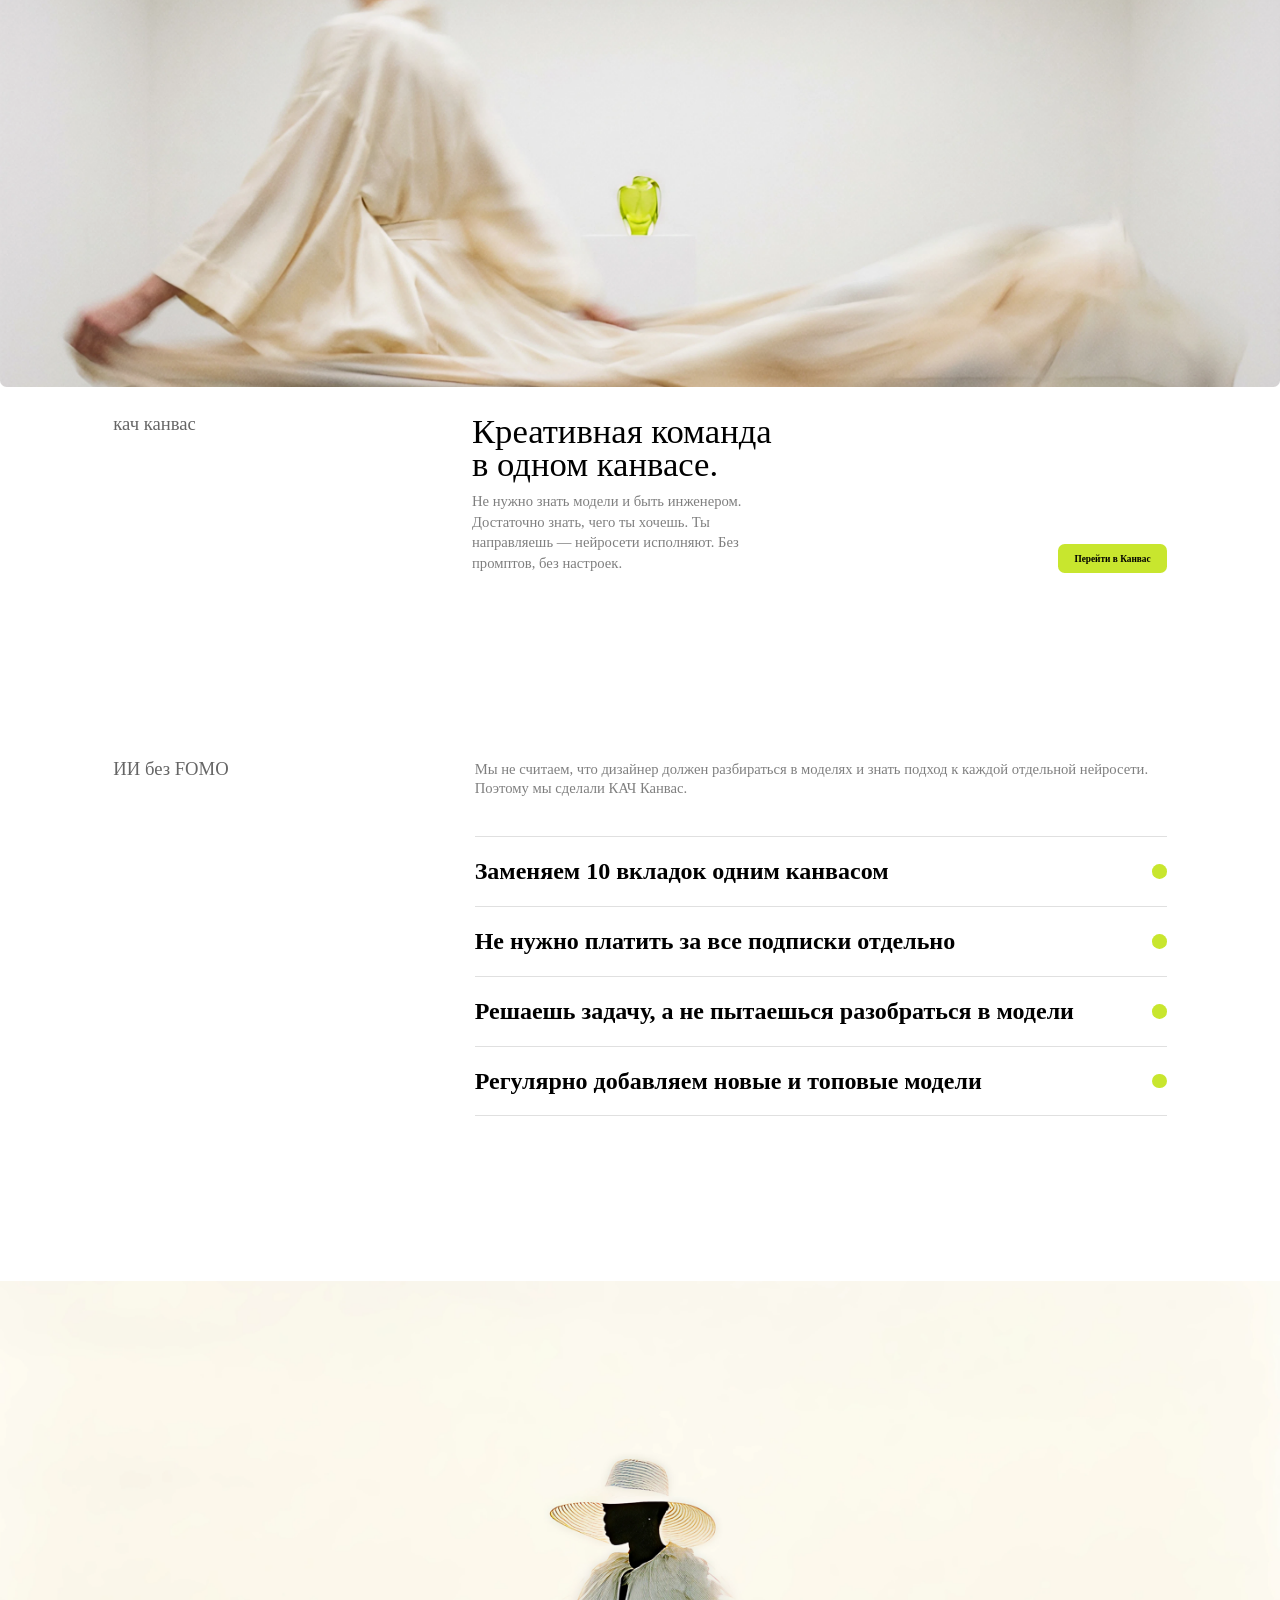
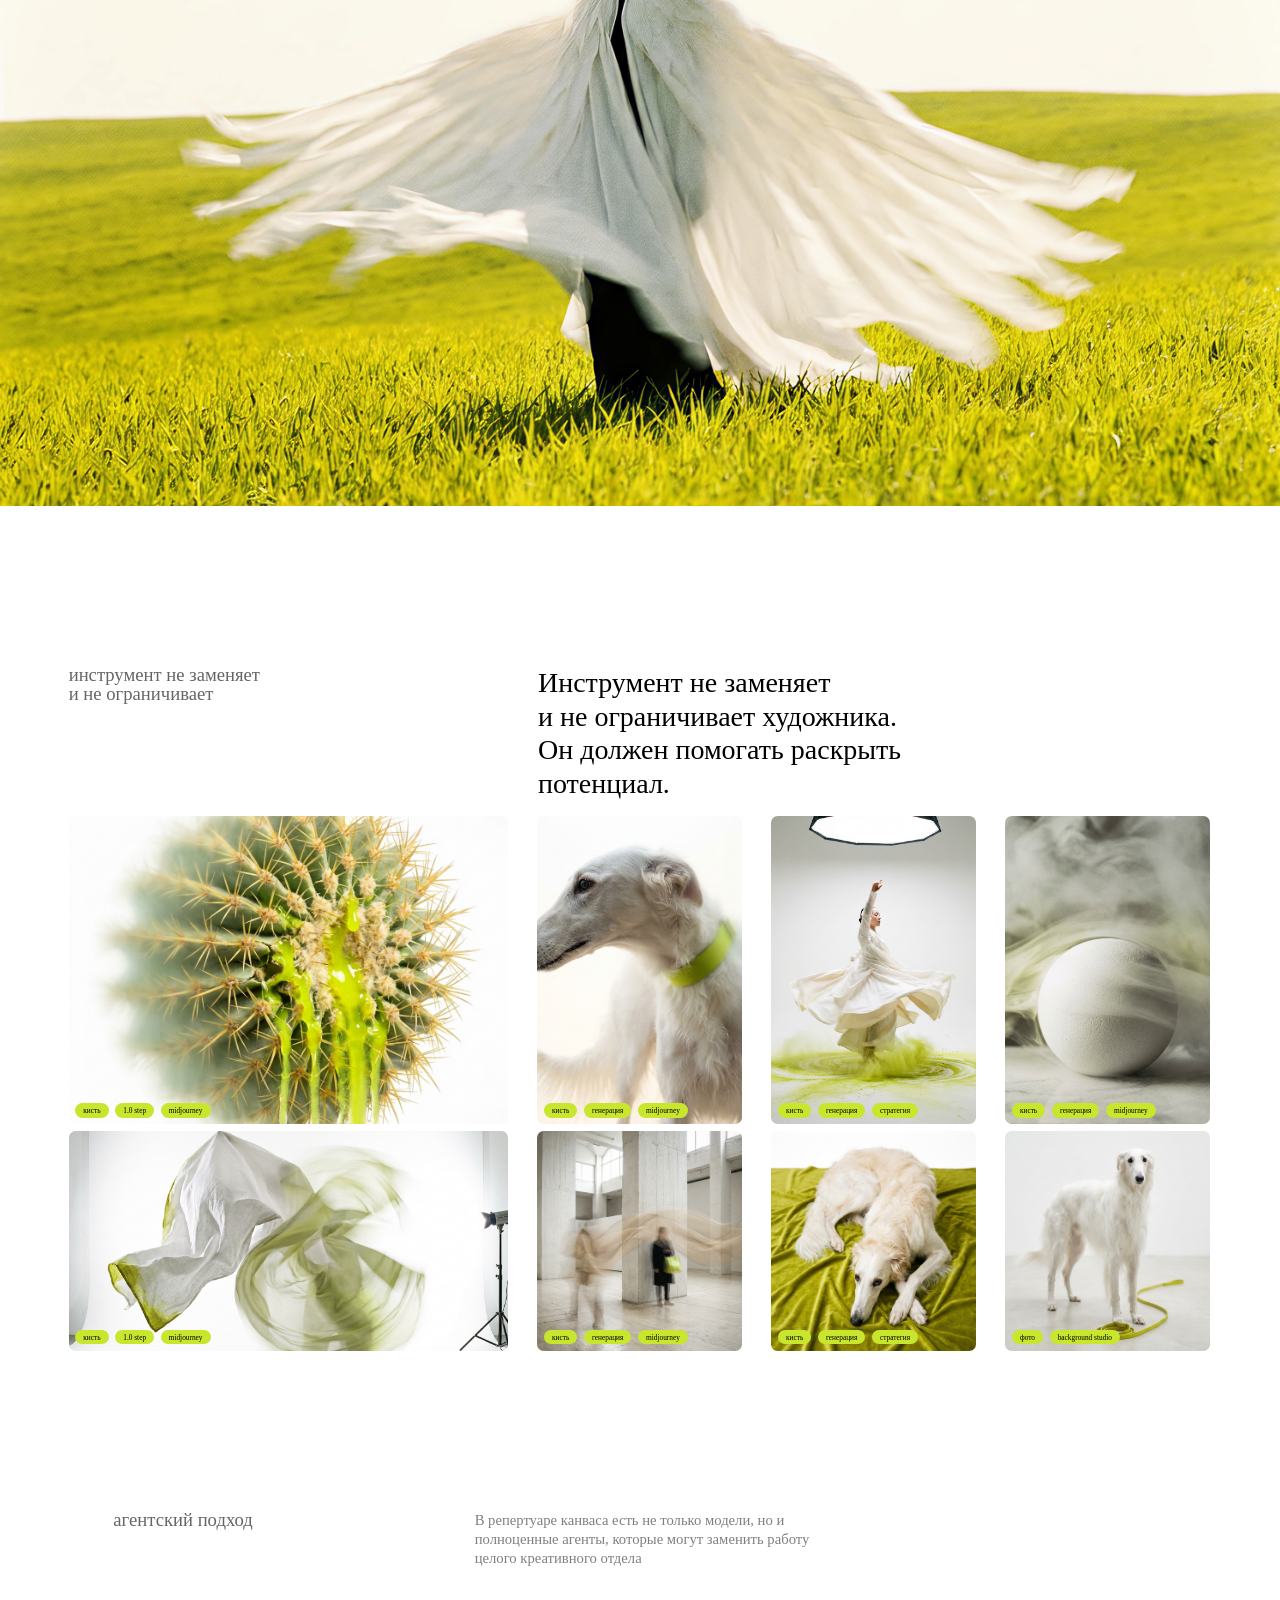
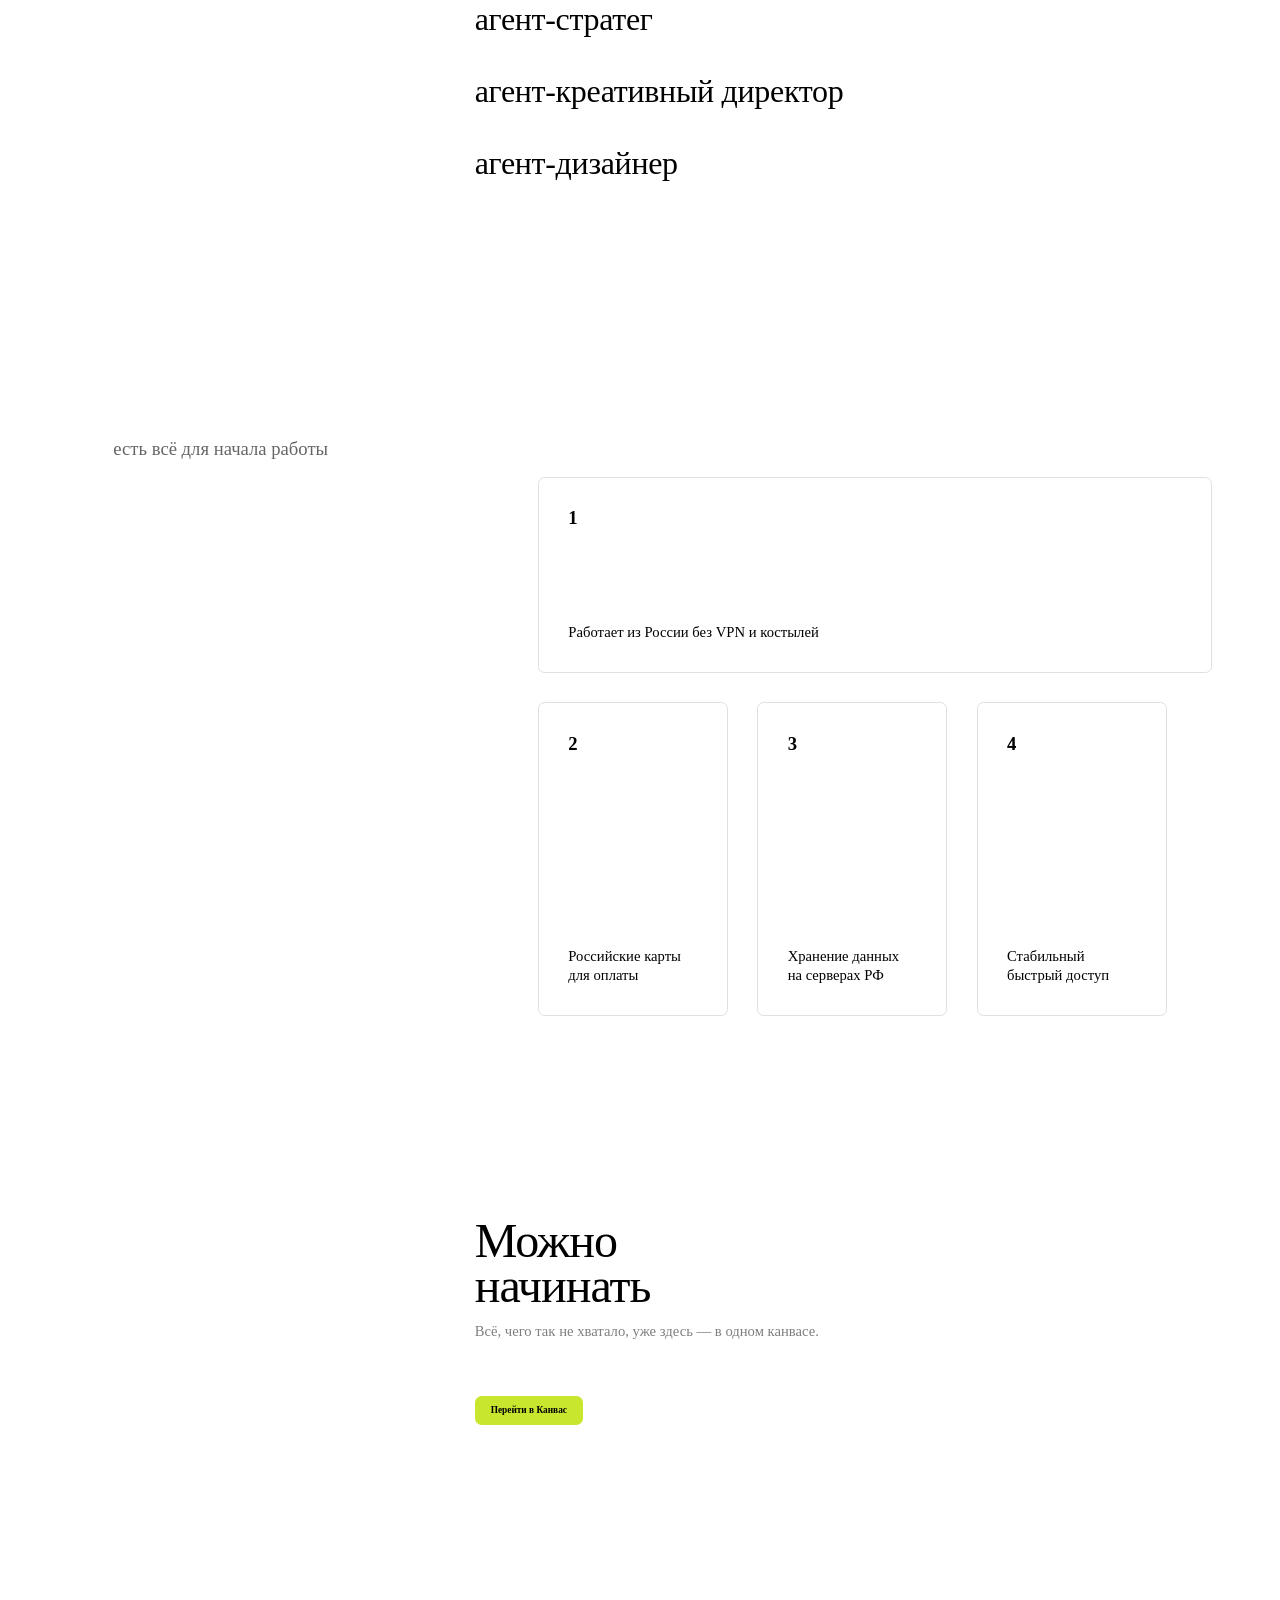
<file: kach-canvas/index.html>
<!DOCTYPE html>
<html lang="ru">
<head>
<meta charset="UTF-8">
<meta name="viewport" content="width=1920">
<title>КАЧ Канвас</title>
<style>
  @font-face { font-family: 'Cygre'; src: local('Cygre'); font-weight: 400; }
  @font-face { font-family: 'Cygre'; src: local('Cygre Book'); font-weight: 350; }
  @font-face { font-family: 'Cygre'; src: local('Cygre Medium'); font-weight: 500; }
  @font-face { font-family: 'Cygre'; src: local('Cygre SemiBold'); font-weight: 600; }
  @font-face { font-family: 'Cygre'; src: local('Cygre Bold'); font-weight: 700; }

  * { margin: 0; padding: 0; box-sizing: border-box; }
  body { font-family: 'Cygre', Georgia, serif; color: #000; background: #fff; -webkit-font-smoothing: antialiased; width: 1920px; overflow-x: hidden; }
  a { text-decoration: none; color: inherit; }

  .page { width: 1920px; display: flex; flex-direction: column; gap: 240px; }

  /* ═══ STICKY NAV (glass) ═══ */
  .sticky-nav {
    position: fixed; top: 0; left: 0; right: 0;
    min-width: 1920px; z-index: 100;
    opacity: 0; pointer-events: none;
    transition: opacity 0.3s ease;
    background: rgba(255,255,255,0.7);
    backdrop-filter: blur(20px); -webkit-backdrop-filter: blur(20px);
  }
  .sticky-nav--visible { opacity: 1; pointer-events: auto; }
  .sticky-nav__inner { width: 1580px; margin: 0 auto; display: flex; align-items: center; padding: 16px 0; }
  .sticky-nav__logo { display: flex; align-items: center; gap: 16px; }
  .sticky-nav__name { font-weight: 600; font-size: 16px; white-space: nowrap; }
  .sticky-nav__sep { width: 1px; height: 28px; background: rgba(0,0,0,0.2); flex-shrink: 0; }
  .sticky-nav__desc { font-weight: 400; font-size: 11px; line-height: 1.3; opacity: 0.4; max-width: 220px; }
  .sticky-nav__links { display: flex; gap: 40px; margin: 0 auto; }
  .sticky-nav__links .nav-link { transition: opacity 0.3s ease; }
  .sticky-nav__links .nav-link--active { opacity: 1; border-bottom-color: #000; }
  .sticky-nav__cta { margin-left: auto; }

  /* ═══ HERO 1920×1127 ═══ */
  .hero { width: 1920px; height: 100vh; position: relative; }
  .hero-image { position: absolute; top: 0; left: 0; right: 0; bottom: 320px; background: url('img/hero.png') center/cover no-repeat; border-radius: 0 0 10px 10px; }
  /* «кач канвас» — 28px Medium, opacity 0.6 */
  .hero-bottom { position: absolute; bottom: 40px; left: 170px; right: 170px; display: flex; align-items: flex-start; }
  .hero-label { font-weight: 500; font-size: 28px; line-height: 100%; opacity: 0.6; width: 538px; flex-shrink: 0; }
  .hero-info { display: flex; flex-direction: column; gap: 16px; flex: 1; }
  .hero-title { font-weight: 400; font-size: 52px; line-height: 94%; }
  .hero-desc { width: 464px; font-weight: 350; font-size: 22px; line-height: 140%; opacity: 0.5; }
  .hero-btn { height: 44px; display: inline-flex; align-items: center; padding: 0 24px; background: #C8E62E; border-radius: 10px; font-weight: 600; font-size: 14px; margin-left: auto; align-self: flex-end; }

  /* Nav внутри hero */
  .nav { display: none; }
  .nav-logo { display: flex; align-items: center; gap: 16px; height: 70px; }
  .nav-logo__name { font-weight: 600; font-size: 16px; white-space: nowrap; }
  .nav-logo__sep { width: 1px; height: 28px; background: rgba(0,0,0,0.2); flex-shrink: 0; }
  .nav-logo__desc { font-weight: 400; font-size: 11px; line-height: 1.3; opacity: 0.4; max-width: 220px; }
  .nav-links { display: flex; gap: 100px; margin: 0 auto; }
  /* Nav links — 14px Regular, opacity 0.4 */
  .nav-link { font-size: 14px; font-weight: 400; opacity: 0.4; padding-bottom: 2px; border-bottom: 1px solid rgba(0,0,0,0.25); }
  .nav-cta { padding: 10px 24px; background: #C8E62E; border-radius: 10px; font-size: 14px; font-weight: 600; }

  /* ═══ PAINS (фичи) — 1920×542 ═══ */
  .pains { width: 1920px; min-height: 542px; padding: 0 170px; }
  .pains-header { display: flex; align-items: flex-start; margin-bottom: 57px; }
  /* Label — 28px Medium, opacity 0.6, width 311 */
  .pains-label { font-weight: 500; font-size: 28px; line-height: 100%; opacity: 0.6; width: 311px; flex-shrink: 0; }
  .pains-desc-area { flex: 1; display: flex; gap: 53px; padding-left: 231px; }
  /* Desc — 16px Regular, opacity 0.5 */
  .pains-desc { font-weight: 400; font-size: 22px; line-height: 130%; opacity: 0.5; flex: 1; }
  .pains-list { display: flex; flex-direction: column; padding-left: 542px; }
  /* Pain items — 36px SemiBold, height 85px each */
  .pain-item { display: flex; align-items: center; justify-content: space-between; height: 105px; border-top: 1px solid #e0e0e0; font-weight: 600; font-size: 36px; }
  .pain-item:last-child { border-bottom: 1px solid #e0e0e0; }
  /* Dots — 22×22 */
  .pain-dot { width: 22px; height: 22px; background: #C8E62E; border-radius: 50%; flex-shrink: 0; }

  /* ═══ SHOWCASE — 1920×1237 ═══ */
  .showcase { width: 1920px; height: 1237px; background: url('img/showcase.png') center/cover no-repeat; }

  /* ═══ GALLERY ═══ */
  .gallery { width: 1920px; padding: 0 103px; }
  .gallery-header { display: flex; align-items: flex-start; margin-bottom: 24px; }
  .gallery-label { font-weight: 500; font-size: 28px; line-height: 100%; opacity: 0.6; width: 704px; flex-shrink: 0; }
  .gallery-quote { font-weight: 400; font-size: 42px; line-height: 120%; max-width: 687px; }
  .gallery-grid { display: grid; grid-template-columns: 659px 307px 307px 307px; grid-template-rows: 462px 330px; gap: 10px 44px; }
  .gallery-card { position: relative; border-radius: 10px; overflow: hidden; }
  .gallery-card img { width: 100%; height: 100%; object-fit: cover; display: block; }
  .gallery-card--big { grid-row: 1 / 2; grid-column: 1 / 2; }
  .gallery-card--r1 { grid-row: 1 / 2; }
  .gallery-card--r2 { grid-row: 2 / 3; }
  .gallery-card--big2 { grid-row: 2 / 3; grid-column: 1 / 2; height: 330px; }
  .gallery-tags { display: flex; gap: 10px; position: absolute; bottom: 10px; left: 10px; }
  .gallery-tag { background: #C8E62E; border-radius: 20px; padding: 4px 12px; font-size: 11px; font-weight: 500; color: #000; }

  /* ═══ AGENTS — 1920×416 ═══ */
  .agents { width: 1920px; min-height: 416px; padding: 0 170px; padding-bottom: 120px; }
  .agents-header { display: flex; align-items: flex-start; margin-bottom: 23px; }
  /* Label — 28px Medium, opacity 0.6, width 542 */
  .agents-label { font-weight: 500; font-size: 28px; line-height: 100%; opacity: 0.6; width: 542px; flex-shrink: 0; }
  /* Desc — 16px Regular, opacity 0.5 */
  .agents-desc { font-weight: 400; font-size: 22px; line-height: 130%; opacity: 0.5; max-width: 542px; margin-left: 0; }
  .agents-list { display: flex; flex-direction: column; padding-left: 542px; }
  .agent-row { position: relative; height: 108px; display: flex; align-items: center; cursor: pointer; }
  .agent-row-bg { position: absolute; top: 0; bottom: 0; left: calc(-542px - 170px); width: 1920px; background: #f0f0f0; opacity: 0; transition: opacity 0.3s ease; z-index: 0; }
  .agent-row:hover .agent-row-bg { opacity: 1; }
  .agent-row-content { position: relative; z-index: 1; display: flex; align-items: center; width: 100%; }
  /* Tag — 16px Regular, opacity 0 → 0.4 on hover */
  .agent-tag { font-weight: 400; font-size: 16px; opacity: 0; transition: opacity 0.3s ease; position: absolute; left: -542px; }
  .agent-row:hover .agent-tag { opacity: 0.4; }
  /* Agent name — 48px Regular */
  .agent-name { font-weight: 400; font-size: 48px; line-height: 65px; letter-spacing: -0.01em; }
  /* Thumb — rotated, appears on hover */
  .agent-thumb { width: 283px; height: 293px; background: #d9d9d9; border-radius: 10px; transform: rotate(-15.6deg); position: absolute; right: 0; top: -80px; opacity: 0; transition: opacity 0.4s ease; z-index: 2; pointer-events: none; }
  .agent-row:hover .agent-thumb { opacity: 1; }

  /* ═══ FACTS — 1920×617 ═══ */
  .facts { width: 1920px; min-height: 617px; padding: 0 170px; }
  /* Label — 28px Medium, opacity 0.6 */
  .facts-label { font-weight: 500; font-size: 28px; line-height: 100%; opacity: 0.6; margin-bottom: 28px; }
  .facts-grid { display: flex; flex-direction: column; gap: 44px; padding-left: 637px; }
  .facts-top { }
  .fact-card { border: 1px solid #e0e0e0; border-radius: 10px; padding: 44px; display: flex; flex-direction: column; height: 294px; }
  .fact-card--wide { width: 1011px; }
  .facts-bottom { display: flex; gap: 44px; }
  .facts-bottom .fact-card { flex: 1; height: 470px; }
  /* Num — 28px Bold */
  .fact-num { font-weight: 700; font-size: 28px; }
  .fact-spacer { flex: 1; }
  /* Text — 22px Regular */
  .fact-text { font-weight: 400; font-size: 22px; line-height: 130%; }
  .fact-card { position: relative; overflow: hidden; transition: border-color 0.3s ease; }
  .fact-card__bg { position: absolute; inset: 0; background-size: cover; background-position: center; opacity: 0; z-index: 0; }
  .fact-num, .fact-spacer { position: relative; z-index: 1; }
  .fact-text { position: relative; z-index: 1; }
  .fact-card--featured .fact-card__bg { opacity: 1; }
  .fact-card--featured { border-color: transparent; }
  .fact-card--featured .fact-text { background: rgba(255,255,255,0.6); backdrop-filter: blur(16px); -webkit-backdrop-filter: blur(16px); padding: 12px 16px; border-radius: 10px; margin: -12px -16px; }

  /* ═══ CTA — 1920×523 ═══ */
  .cta { width: 1920px; height: 523px; position: relative; }
  /* Title — 72px Regular */
  .cta-title { position: absolute; left: 712px; top: 64px; font-weight: 400; font-size: 72px; line-height: 94%; letter-spacing: -0.02em; }
  /* Desc — 16px Regular, opacity 0.5 */
  .cta-desc { position: absolute; left: 712px; top: 219px; width: 542px; font-weight: 400; font-size: 22px; line-height: 130%; opacity: 0.5; }
  /* Btn — 18px SemiBold */
  .cta-btn { position: absolute; left: 712px; top: 330px; display: inline-flex; align-items: center; padding: 0 24px; height: 44px; background: #C8E62E; border-radius: 10px; font-weight: 600; font-size: 14px; }

  /* ═══ FOOTER — 1920×106 ═══ */
  .footer { width: 1920px; height: 20px; background: #2a2a2a; margin-top: 240px; }
</style>
</head>
<body>

<!-- ═══ STICKY NAV ═══ -->
<nav class="sticky-nav">
  <div class="sticky-nav__inner">
    <div class="sticky-nav__logo">
      <span class="sticky-nav__name">КАЧ Канвас</span>
      <span class="sticky-nav__sep"></span>
      <span class="sticky-nav__desc">Комфортное пространство<br>для профессионального дизайна</span>
    </div>
    <div class="sticky-nav__links">
      <a class="nav-link" href="#pains">Фичи</a>
      <a class="nav-link" href="#showcase">Галерея</a>
      <a class="nav-link" href="#agents">Агенты</a>
      <a class="nav-link" href="#facts">О сервисе</a>
      <a class="nav-link" href="#cta">Начать</a>
    </div>
    <div class="sticky-nav__cta"><a class="nav-cta" href="#">Перейти в Канвас</a></div>
  </div>
</nav>

<div class="page">

<!-- ═══ HERO ═══ -->
<section class="hero">
  <nav class="nav">
    <div class="nav-logo">
      <div class="nav-logo__name">КАЧ Канвас</div>
      <div class="nav-logo__sep"></div>
      <div class="nav-logo__desc">Комфортное пространство<br>для профессионального дизайна</div>
    </div>
    <div class="nav-links">
      <a class="nav-link" href="#">Витрина решений</a>
      <a class="nav-link" href="#">Как это работает</a>
      <a class="nav-link" href="#">Галерея</a>
      <a class="nav-link" href="#">Цены</a>
      <a class="nav-link" href="#">Авторизация</a>
    </div>
    <a class="nav-cta" href="#">Перейти в Канвас</a>
  </nav>
  <div class="hero-image"></div>
  <div class="hero-bottom">
    <div class="hero-label">кач канвас</div>
    <div class="hero-info">
      <h1 class="hero-title">Креативная команда<br>в одном канвасе.</h1>
      <p class="hero-desc">Не нужно знать модели и быть инженером. Достаточно знать, чего ты хочешь. Ты направляешь — нейросети исполняют. Без промптов, без настроек.</p>
    </div>
    <a class="hero-btn" href="#">Перейти в Канвас</a>
  </div>
</section>

<!-- ═══ PAINS ═══ -->
<section class="pains" id="pains">
  <div class="pains-header">
    <div class="pains-label">ИИ без FOMO</div>
    <div class="pains-desc-area">
      <div class="pains-desc">Мы не считаем, что дизайнер должен разбираться в моделях и знать подход к каждой отдельной нейросети. Поэтому мы сделали КАЧ Канвас.</div>
    </div>
  </div>
  <div class="pains-list">
    <div class="pain-item"><span>Заменяем 10 вкладок одним канвасом</span><div class="pain-dot"></div></div>
    <div class="pain-item"><span>Не нужно платить за все подписки отдельно</span><div class="pain-dot"></div></div>
    <div class="pain-item"><span>Решаешь задачу, а не пытаешься разобраться в модели</span><div class="pain-dot"></div></div>
    <div class="pain-item"><span>Регулярно добавляем новые и топовые модели</span><div class="pain-dot"></div></div>
  </div>
</section>

<!-- ═══ SHOWCASE ═══ -->
<div class="showcase" id="showcase"></div>

<!-- ═══ GALLERY ═══ -->
<section class="gallery" id="gallery">
  <div class="gallery-header">
    <div class="gallery-label">инструмент не заменяет<br>и не ограничивает</div>
    <div class="gallery-quote">Инструмент не заменяет и&nbsp;не&nbsp;ограничивает художника. Он&nbsp;должен помогать раскрыть потенциал.</div>
  </div>
  <div class="gallery-grid">
    <div class="gallery-card gallery-card--big"><img src="img/cactus.png" alt=""><div class="gallery-tags"><span class="gallery-tag">кисть</span><span class="gallery-tag">1.0 step</span><span class="gallery-tag">midjourney</span></div></div>
    <div class="gallery-card gallery-card--r1"><img src="img/dog-collar.png" alt=""><div class="gallery-tags"><span class="gallery-tag">кисть</span><span class="gallery-tag">генерация</span><span class="gallery-tag">midjourney</span></div></div>
    <div class="gallery-card gallery-card--r1"><img src="img/dancer.png" alt=""><div class="gallery-tags"><span class="gallery-tag">кисть</span><span class="gallery-tag">генерация</span><span class="gallery-tag">стратегия</span></div></div>
    <div class="gallery-card gallery-card--r1"><img src="img/sphere.png" alt=""><div class="gallery-tags"><span class="gallery-tag">кисть</span><span class="gallery-tag">генерация</span><span class="gallery-tag">midjourney</span></div></div>
    <div class="gallery-card gallery-card--r2"><img src="img/fabric.png" alt=""><div class="gallery-tags"><span class="gallery-tag">кисть</span><span class="gallery-tag">1.0 step</span><span class="gallery-tag">midjourney</span></div></div>
    <div class="gallery-card gallery-card--r2"><img src="img/gallery.png" alt=""><div class="gallery-tags"><span class="gallery-tag">кисть</span><span class="gallery-tag">генерация</span><span class="gallery-tag">midjourney</span></div></div>
    <div class="gallery-card gallery-card--r2"><img src="img/dog-green.png" alt=""><div class="gallery-tags"><span class="gallery-tag">кисть</span><span class="gallery-tag">генерация</span><span class="gallery-tag">стратегия</span></div></div>
    <div class="gallery-card gallery-card--r2"><img src="img/dog.png" alt=""><div class="gallery-tags"><span class="gallery-tag">фото</span><span class="gallery-tag">background studio</span></div></div>
  </div>
</section>

<!-- ═══ AGENTS ═══ -->
<section class="agents" id="agents">
  <div class="agents-header">
    <div class="agents-label">агентский подход</div>
    <div class="agents-desc">В репертуаре канваса есть не только модели, но и полноценные агенты, которые могут заменить работу целого креативного отдела</div>
  </div>
  <div class="agents-list">
    <div class="agent-row">
      <div class="agent-row-bg"></div>
      <div class="agent-row-content">
        <div class="agent-tag">генерирует идеи</div>
        <div class="agent-name">агент-стратег</div>
      </div>
      <div class="agent-thumb"></div>
    </div>
    <div class="agent-row">
      <div class="agent-row-bg"></div>
      <div class="agent-row-content">
        <div class="agent-tag">создаёт концепции</div>
        <div class="agent-name">агент-креативный директор</div>
      </div>
      <div class="agent-thumb"></div>
    </div>
    <div class="agent-row">
      <div class="agent-row-bg"></div>
      <div class="agent-row-content">
        <div class="agent-tag">оформляет визуал</div>
        <div class="agent-name">агент-дизайнер</div>
      </div>
      <div class="agent-thumb"></div>
    </div>
  </div>
</section>

<!-- ═══ FACTS ═══ -->
<section class="facts" id="facts">
  <div class="facts-label">есть всё для начала работы</div>
  <div class="facts-grid">
    <div class="facts-top">
      <div class="fact-card fact-card--wide"><div class="fact-num">1</div><div class="fact-spacer"></div><div class="fact-text">Работает из России без VPN и костылей</div></div>
    </div>
    <div class="facts-bottom">
      <div class="fact-card"><div class="fact-num">2</div><div class="fact-spacer"></div><div class="fact-text">Российские карты для оплаты</div></div>
      <div class="fact-card"><div class="fact-num">3</div><div class="fact-spacer"></div><div class="fact-text">Хранение данных на серверах РФ</div></div>
      <div class="fact-card"><div class="fact-num">4</div><div class="fact-spacer"></div><div class="fact-text">Стабильный быстрый доступ</div></div>
    </div>
  </div>
</section>

<!-- ═══ CTA ═══ -->
<section class="cta" id="cta">
  <h2 class="cta-title">Можно<br>начинать</h2>
  <p class="cta-desc">Всё, чего так не хватало, уже здесь — в одном канвасе.</p>
  <a class="cta-btn" href="#">Перейти в Канвас</a>
</section>

</div>

<div class="footer"></div>

<script>
  // Zoom to fit
  function zoomToFit() {
    const vw = window.innerWidth;
    document.body.style.zoom = vw < 1920 ? vw / 1920 : '';
  }
  zoomToFit();
  window.addEventListener('resize', zoomToFit);

  // Sticky nav
  const stickyNav = document.querySelector('.sticky-nav');
  const hero = document.querySelector('.hero');
  new IntersectionObserver(([e]) => {
    stickyNav.classList.toggle('sticky-nav--visible', !e.isIntersecting);
  }, { threshold: 0 }).observe(hero);

  // Active section highlight
  const navLinks = document.querySelectorAll('.sticky-nav__links .nav-link');
  const sections = document.querySelectorAll('#pains, #showcase, #agents, #facts, #cta');
  const sectionObs = new IntersectionObserver((entries) => {
    entries.forEach(entry => {
      if (entry.isIntersecting) {
        navLinks.forEach(l => l.classList.remove('nav-link--active'));
        const active = document.querySelector(`.sticky-nav__links a[href="#${entry.target.id}"]`);
        if (active) active.classList.add('nav-link--active');
      }
    });
  }, { threshold: 0.3 });
  sections.forEach(s => sectionObs.observe(s));
</script>
</body>
</html>
</file>
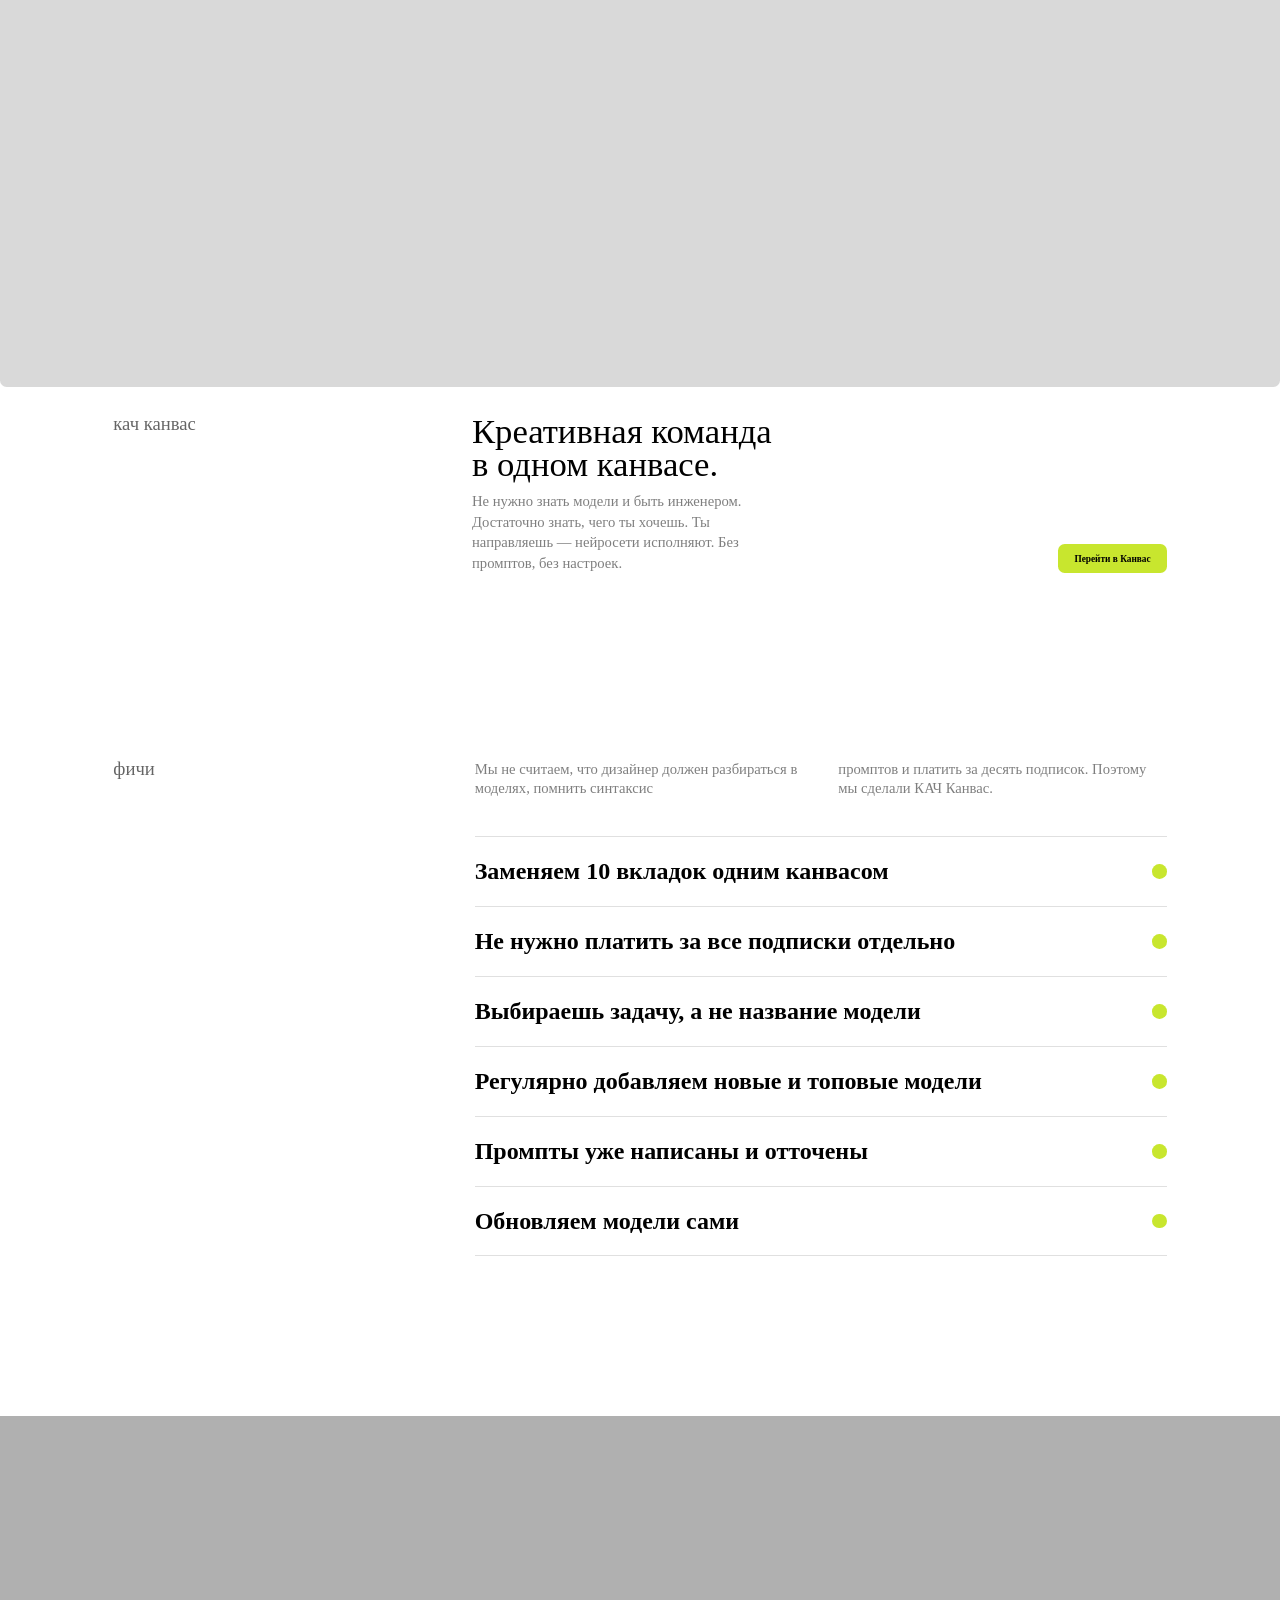
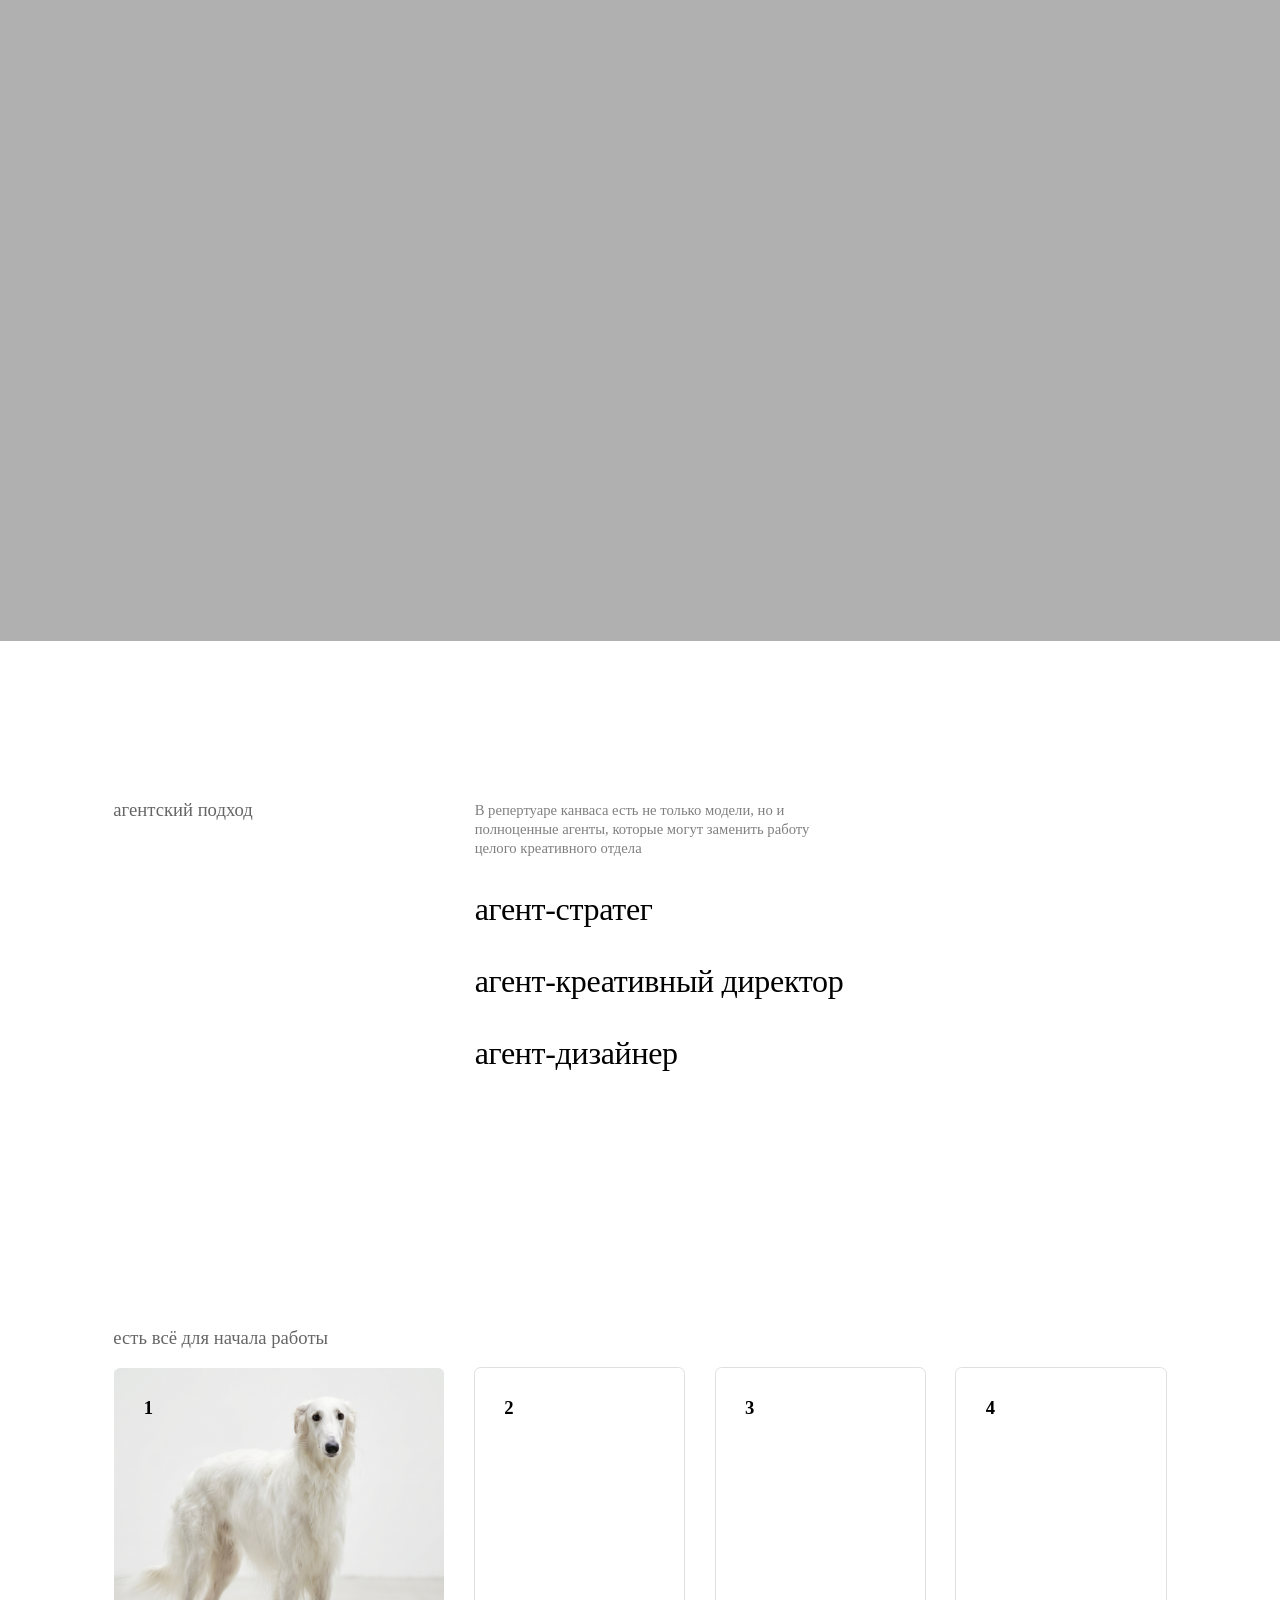
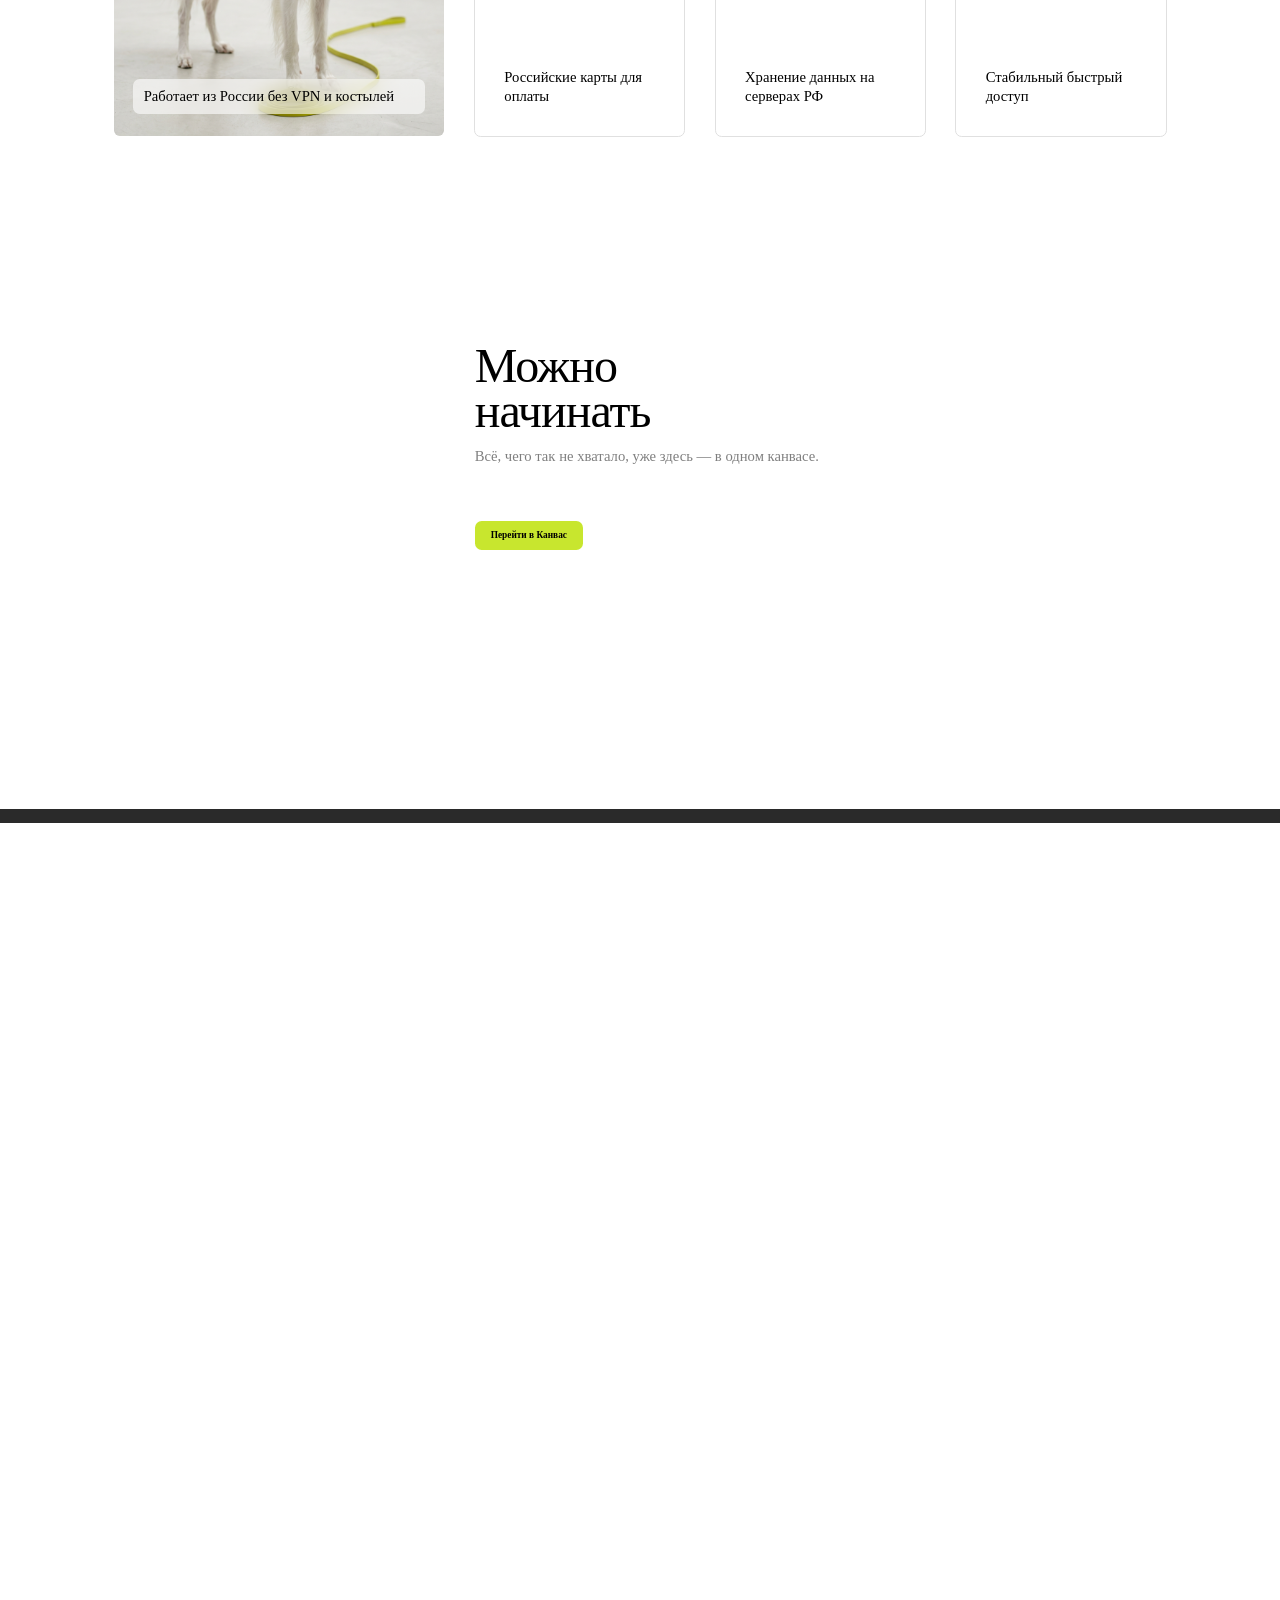
<file: skeleton.html>
<!DOCTYPE html>
<html lang="ru">
<head>
<meta charset="UTF-8">
<meta name="viewport" content="width=1920">
<title>КАЧ Канвас</title>
<style>
  @font-face { font-family: 'Cygre'; src: local('Cygre'); font-weight: 400; }
  @font-face { font-family: 'Cygre'; src: local('Cygre Book'); font-weight: 350; }
  @font-face { font-family: 'Cygre'; src: local('Cygre Medium'); font-weight: 500; }
  @font-face { font-family: 'Cygre'; src: local('Cygre SemiBold'); font-weight: 600; }
  @font-face { font-family: 'Cygre'; src: local('Cygre Bold'); font-weight: 700; }

  * { margin: 0; padding: 0; box-sizing: border-box; }
  body { font-family: 'Cygre', Georgia, serif; color: #000; background: #fff; -webkit-font-smoothing: antialiased; width: 1920px; overflow-x: hidden; }
  a { text-decoration: none; color: inherit; }

  .page { width: 1920px; display: flex; flex-direction: column; gap: 240px; }

  /* ═══ STICKY NAV (glass) ═══ */
  .sticky-nav {
    position: fixed; top: 0; left: 0; right: 0;
    min-width: 1920px; z-index: 100;
    opacity: 0; pointer-events: none;
    transition: opacity 0.3s ease;
    background: rgba(255,255,255,0.7);
    backdrop-filter: blur(20px); -webkit-backdrop-filter: blur(20px);
  }
  .sticky-nav--visible { opacity: 1; pointer-events: auto; }
  .sticky-nav__inner { width: 1580px; margin: 0 auto; display: flex; align-items: center; padding: 16px 0; }
  .sticky-nav__logo { display: flex; align-items: center; gap: 16px; }
  .sticky-nav__name { font-weight: 600; font-size: 16px; white-space: nowrap; }
  .sticky-nav__sep { width: 1px; height: 28px; background: rgba(0,0,0,0.2); flex-shrink: 0; }
  .sticky-nav__desc { font-weight: 400; font-size: 11px; line-height: 1.3; opacity: 0.4; max-width: 220px; }
  .sticky-nav__links { display: flex; gap: 40px; margin: 0 auto; }
  .sticky-nav__links .nav-link { transition: opacity 0.3s ease; }
  .sticky-nav__links .nav-link--active { opacity: 1; border-bottom-color: #000; }
  .sticky-nav__cta { margin-left: auto; }

  /* ═══ HERO 1920×1127 ═══ */
  .hero { width: 1920px; height: 100vh; position: relative; }
  .hero-image { position: absolute; top: 0; left: 0; right: 0; bottom: 320px; background: #d9d9d9; border-radius: 0 0 10px 10px; }
  /* «кач канвас» — 28px Medium, opacity 0.6 */
  .hero-bottom { position: absolute; bottom: 40px; left: 170px; right: 170px; display: flex; align-items: flex-start; }
  .hero-label { font-weight: 500; font-size: 28px; line-height: 100%; opacity: 0.6; width: 538px; flex-shrink: 0; }
  .hero-info { display: flex; flex-direction: column; gap: 16px; flex: 1; }
  .hero-title { font-weight: 400; font-size: 52px; line-height: 94%; }
  .hero-desc { width: 464px; font-weight: 350; font-size: 22px; line-height: 140%; opacity: 0.5; }
  .hero-btn { height: 44px; display: inline-flex; align-items: center; padding: 0 24px; background: #C8E62E; border-radius: 10px; font-weight: 600; font-size: 14px; margin-left: auto; align-self: flex-end; }

  /* Nav внутри hero */
  .nav { display: none; }
  .nav-logo { display: flex; align-items: center; gap: 16px; height: 70px; }
  .nav-logo__name { font-weight: 600; font-size: 16px; white-space: nowrap; }
  .nav-logo__sep { width: 1px; height: 28px; background: rgba(0,0,0,0.2); flex-shrink: 0; }
  .nav-logo__desc { font-weight: 400; font-size: 11px; line-height: 1.3; opacity: 0.4; max-width: 220px; }
  .nav-links { display: flex; gap: 100px; margin: 0 auto; }
  /* Nav links — 14px Regular, opacity 0.4 */
  .nav-link { font-size: 14px; font-weight: 400; opacity: 0.4; padding-bottom: 2px; border-bottom: 1px solid rgba(0,0,0,0.25); }
  .nav-cta { padding: 10px 24px; background: #C8E62E; border-radius: 10px; font-size: 14px; font-weight: 600; }

  /* ═══ PAINS (фичи) — 1920×542 ═══ */
  .pains { width: 1920px; min-height: 542px; padding: 0 170px; }
  .pains-header { display: flex; align-items: flex-start; margin-bottom: 57px; }
  /* Label — 28px Medium, opacity 0.6, width 311 */
  .pains-label { font-weight: 500; font-size: 28px; line-height: 100%; opacity: 0.6; width: 311px; flex-shrink: 0; }
  .pains-desc-area { flex: 1; display: flex; gap: 53px; padding-left: 231px; }
  /* Desc — 16px Regular, opacity 0.5 */
  .pains-desc { font-weight: 400; font-size: 22px; line-height: 130%; opacity: 0.5; flex: 1; }
  .pains-list { display: flex; flex-direction: column; padding-left: 542px; }
  /* Pain items — 36px SemiBold, height 85px each */
  .pain-item { display: flex; align-items: center; justify-content: space-between; height: 105px; border-top: 1px solid #e0e0e0; font-weight: 600; font-size: 36px; }
  .pain-item:last-child { border-bottom: 1px solid #e0e0e0; }
  /* Dots — 22×22 */
  .pain-dot { width: 22px; height: 22px; background: #C8E62E; border-radius: 50%; flex-shrink: 0; }

  /* ═══ SHOWCASE — 1920×1237 ═══ */
  .showcase { width: 1920px; height: 1237px; background: #b0b0b0; }

  /* ═══ AGENTS — 1920×416 ═══ */
  .agents { width: 1920px; min-height: 416px; padding: 0 170px; padding-bottom: 120px; }
  .agents-header { display: flex; align-items: flex-start; margin-bottom: 23px; }
  /* Label — 28px Medium, opacity 0.6, width 542 */
  .agents-label { font-weight: 500; font-size: 28px; line-height: 100%; opacity: 0.6; width: 542px; flex-shrink: 0; }
  /* Desc — 16px Regular, opacity 0.5 */
  .agents-desc { font-weight: 400; font-size: 22px; line-height: 130%; opacity: 0.5; max-width: 542px; margin-left: 0; }
  .agents-list { display: flex; flex-direction: column; padding-left: 542px; }
  .agent-row { position: relative; height: 108px; display: flex; align-items: center; cursor: pointer; }
  .agent-row-bg { position: absolute; top: 0; bottom: 0; left: calc(-542px - 170px); width: 1920px; background: #f0f0f0; opacity: 0; transition: opacity 0.3s ease; z-index: 0; }
  .agent-row:hover .agent-row-bg { opacity: 1; }
  .agent-row-content { position: relative; z-index: 1; display: flex; align-items: center; width: 100%; }
  /* Tag — 16px Regular, opacity 0 → 0.4 on hover */
  .agent-tag { font-weight: 400; font-size: 16px; opacity: 0; transition: opacity 0.3s ease; position: absolute; left: -542px; }
  .agent-row:hover .agent-tag { opacity: 0.4; }
  /* Agent name — 48px Regular */
  .agent-name { font-weight: 400; font-size: 48px; line-height: 65px; letter-spacing: -0.01em; }
  /* Thumb — rotated, appears on hover */
  .agent-thumb { width: 283px; height: 293px; background: #d9d9d9; border-radius: 10px; transform: rotate(-15.6deg); position: absolute; right: 0; top: -80px; opacity: 0; transition: opacity 0.4s ease; z-index: 2; pointer-events: none; }
  .agent-row:hover .agent-thumb { opacity: 1; }

  /* ═══ FACTS — 1920×617 ═══ */
  .facts { width: 1920px; min-height: 617px; padding: 0 170px; }
  /* Label — 28px Medium, opacity 0.6 */
  .facts-label { font-weight: 500; font-size: 28px; line-height: 100%; opacity: 0.6; margin-bottom: 28px; }
  .facts-grid { display: flex; gap: 44px; }
  .fact-card { border: 1px solid #e0e0e0; border-radius: 10px; padding: 44px; display: flex; flex-direction: column; height: 555px; }
  .fact-card:first-child { width: 497px; flex-shrink: 0; }
  .fact-card:not(:first-child) { flex: 1; }
  /* Num — 28px Bold */
  .fact-num { font-weight: 700; font-size: 28px; }
  .fact-spacer { flex: 1; }
  /* Text — 22px Regular */
  .fact-text { font-weight: 400; font-size: 22px; line-height: 130%; }
  .fact-card { position: relative; overflow: hidden; transition: border-color 0.3s ease; }
  .fact-card__bg { position: absolute; inset: 0; background-size: cover; background-position: center; opacity: 0; z-index: 0; }
  .fact-num, .fact-spacer { position: relative; z-index: 1; }
  .fact-text { position: relative; z-index: 1; }
  .fact-card--featured .fact-card__bg { opacity: 1; }
  .fact-card--featured { border-color: transparent; }
  .fact-card--featured .fact-text { background: rgba(255,255,255,0.6); backdrop-filter: blur(16px); -webkit-backdrop-filter: blur(16px); padding: 12px 16px; border-radius: 10px; margin: -12px -16px; }

  /* ═══ CTA — 1920×523 ═══ */
  .cta { width: 1920px; height: 523px; position: relative; }
  /* Title — 72px Regular */
  .cta-title { position: absolute; left: 712px; top: 64px; font-weight: 400; font-size: 72px; line-height: 94%; letter-spacing: -0.02em; }
  /* Desc — 16px Regular, opacity 0.5 */
  .cta-desc { position: absolute; left: 712px; top: 219px; width: 542px; font-weight: 400; font-size: 22px; line-height: 130%; opacity: 0.5; }
  /* Btn — 18px SemiBold */
  .cta-btn { position: absolute; left: 712px; top: 330px; display: inline-flex; align-items: center; padding: 0 24px; height: 44px; background: #C8E62E; border-radius: 10px; font-weight: 600; font-size: 14px; }

  /* ═══ FOOTER — 1920×106 ═══ */
  .footer { width: 1920px; height: 20px; background: #2a2a2a; margin-top: 240px; }
</style>
</head>
<body>

<!-- ═══ STICKY NAV ═══ -->
<nav class="sticky-nav">
  <div class="sticky-nav__inner">
    <div class="sticky-nav__logo">
      <span class="sticky-nav__name">КАЧ Канвас</span>
      <span class="sticky-nav__sep"></span>
      <span class="sticky-nav__desc">Комфортное пространство<br>для профессионального дизайна</span>
    </div>
    <div class="sticky-nav__links">
      <a class="nav-link" href="#pains">Фичи</a>
      <a class="nav-link" href="#showcase">Галерея</a>
      <a class="nav-link" href="#agents">Агенты</a>
      <a class="nav-link" href="#facts">О сервисе</a>
      <a class="nav-link" href="#cta">Начать</a>
    </div>
    <div class="sticky-nav__cta"><a class="nav-cta" href="#">Перейти в Канвас</a></div>
  </div>
</nav>

<div class="page">

<!-- ═══ HERO ═══ -->
<section class="hero">
  <nav class="nav">
    <div class="nav-logo">
      <div class="nav-logo__name">КАЧ Канвас</div>
      <div class="nav-logo__sep"></div>
      <div class="nav-logo__desc">Комфортное пространство<br>для профессионального дизайна</div>
    </div>
    <div class="nav-links">
      <a class="nav-link" href="#">Витрина решений</a>
      <a class="nav-link" href="#">Как это работает</a>
      <a class="nav-link" href="#">Галерея</a>
      <a class="nav-link" href="#">Цены</a>
      <a class="nav-link" href="#">Авторизация</a>
    </div>
    <a class="nav-cta" href="#">Перейти в Канвас</a>
  </nav>
  <div class="hero-image"></div>
  <div class="hero-bottom">
    <div class="hero-label">кач канвас</div>
    <div class="hero-info">
      <h1 class="hero-title">Креативная команда<br>в одном канвасе.</h1>
      <p class="hero-desc">Не нужно знать модели и быть инженером. Достаточно знать, чего ты хочешь. Ты направляешь — нейросети исполняют. Без промптов, без настроек.</p>
    </div>
    <a class="hero-btn" href="#">Перейти в Канвас</a>
  </div>
</section>

<!-- ═══ PAINS ═══ -->
<section class="pains" id="pains">
  <div class="pains-header">
    <div class="pains-label">фичи</div>
    <div class="pains-desc-area">
      <div class="pains-desc">Мы не считаем, что дизайнер должен разбираться в моделях, помнить синтаксис</div>
      <div class="pains-desc">промптов и платить за десять подписок. Поэтому мы сделали КАЧ Канвас.</div>
    </div>
  </div>
  <div class="pains-list">
    <div class="pain-item"><span>Заменяем 10 вкладок одним канвасом</span><div class="pain-dot"></div></div>
    <div class="pain-item"><span>Не нужно платить за все подписки отдельно</span><div class="pain-dot"></div></div>
    <div class="pain-item"><span>Выбираешь задачу, а не название модели</span><div class="pain-dot"></div></div>
    <div class="pain-item"><span>Регулярно добавляем новые и топовые модели</span><div class="pain-dot"></div></div>
    <div class="pain-item"><span>Промпты уже написаны и отточены</span><div class="pain-dot"></div></div>
    <div class="pain-item"><span>Обновляем модели сами</span><div class="pain-dot"></div></div>
  </div>
</section>

<!-- ═══ SHOWCASE ═══ -->
<div class="showcase" id="showcase"></div>

<!-- ═══ AGENTS ═══ -->
<section class="agents" id="agents">
  <div class="agents-header">
    <div class="agents-label">агентский подход</div>
    <div class="agents-desc">В репертуаре канваса есть не только модели, но и полноценные агенты, которые могут заменить работу целого креативного отдела</div>
  </div>
  <div class="agents-list">
    <div class="agent-row">
      <div class="agent-row-bg"></div>
      <div class="agent-row-content">
        <div class="agent-tag">генерирует идеи</div>
        <div class="agent-name">агент-стратег</div>
      </div>
      <div class="agent-thumb"></div>
    </div>
    <div class="agent-row">
      <div class="agent-row-bg"></div>
      <div class="agent-row-content">
        <div class="agent-tag">создаёт концепции</div>
        <div class="agent-name">агент-креативный директор</div>
      </div>
      <div class="agent-thumb"></div>
    </div>
    <div class="agent-row">
      <div class="agent-row-bg"></div>
      <div class="agent-row-content">
        <div class="agent-tag">оформляет визуал</div>
        <div class="agent-name">агент-дизайнер</div>
      </div>
      <div class="agent-thumb"></div>
    </div>
  </div>
</section>

<!-- ═══ FACTS ═══ -->
<section class="facts" id="facts">
  <div class="facts-label">есть всё для начала работы</div>
  <div class="facts-grid">
    <div class="fact-card fact-card--featured"><div class="fact-card__bg" style="background-image:url('img/dog.png')"></div><div class="fact-num">1</div><div class="fact-spacer"></div><div class="fact-text">Работает из России без VPN и костылей</div></div>
    <div class="fact-card"><div class="fact-num">2</div><div class="fact-spacer"></div><div class="fact-text">Российские карты для оплаты</div></div>
    <div class="fact-card"><div class="fact-num">3</div><div class="fact-spacer"></div><div class="fact-text">Хранение данных на серверах РФ</div></div>
    <div class="fact-card"><div class="fact-num">4</div><div class="fact-spacer"></div><div class="fact-text">Стабильный быстрый доступ</div></div>
  </div>
</section>

<!-- ═══ CTA ═══ -->
<section class="cta" id="cta">
  <h2 class="cta-title">Можно<br>начинать</h2>
  <p class="cta-desc">Всё, чего так не хватало, уже здесь — в одном канвасе.</p>
  <a class="cta-btn" href="#">Перейти в Канвас</a>
</section>

</div>

<div class="footer"></div>

<script>
  // Zoom to fit
  function zoomToFit() {
    const vw = window.innerWidth;
    document.body.style.zoom = vw < 1920 ? vw / 1920 : '';
  }
  zoomToFit();
  window.addEventListener('resize', zoomToFit);

  // Sticky nav
  const stickyNav = document.querySelector('.sticky-nav');
  const hero = document.querySelector('.hero');
  new IntersectionObserver(([e]) => {
    stickyNav.classList.toggle('sticky-nav--visible', !e.isIntersecting);
  }, { threshold: 0 }).observe(hero);

  // Active section highlight
  const navLinks = document.querySelectorAll('.sticky-nav__links .nav-link');
  const sections = document.querySelectorAll('#pains, #showcase, #agents, #facts, #cta');
  const sectionObs = new IntersectionObserver((entries) => {
    entries.forEach(entry => {
      if (entry.isIntersecting) {
        navLinks.forEach(l => l.classList.remove('nav-link--active'));
        const active = document.querySelector(`.sticky-nav__links a[href="#${entry.target.id}"]`);
        if (active) active.classList.add('nav-link--active');
      }
    });
  }, { threshold: 0.3 });
  sections.forEach(s => sectionObs.observe(s));
</script>
</body>
</html>
</file>
